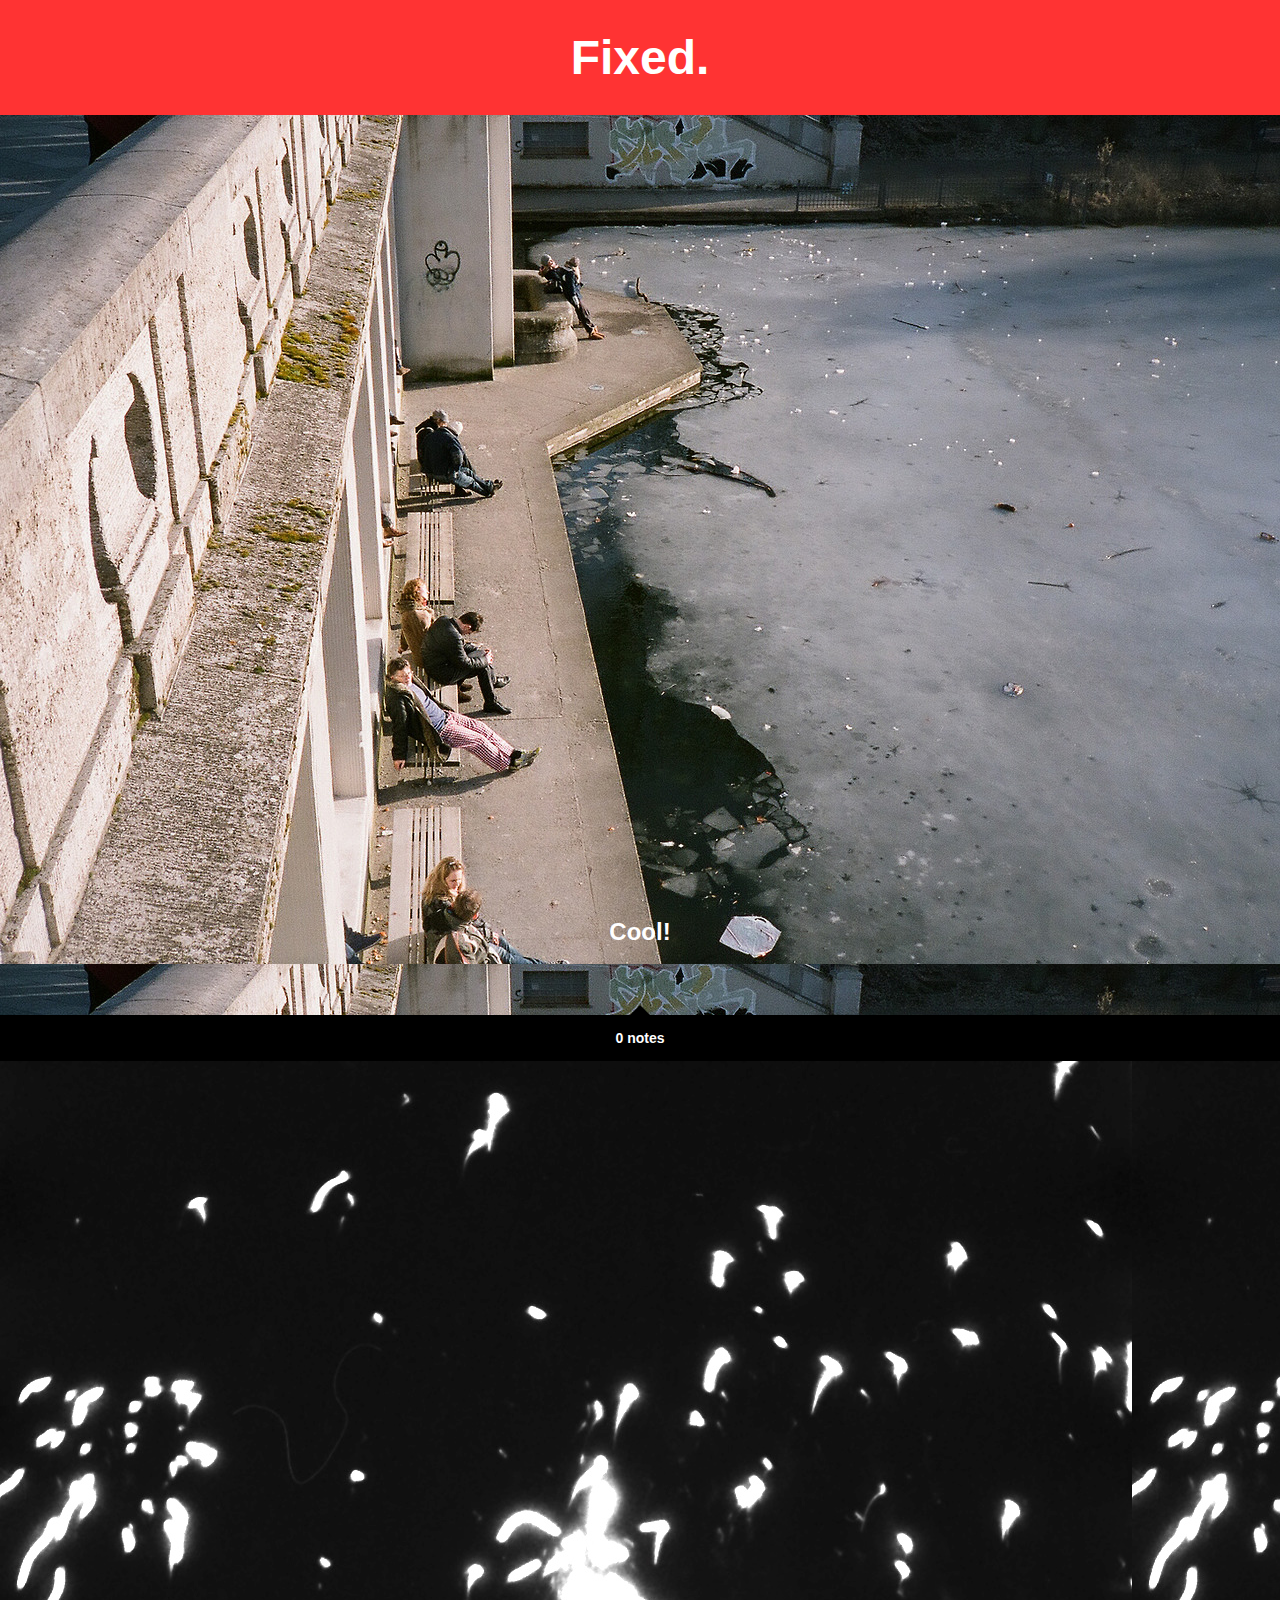
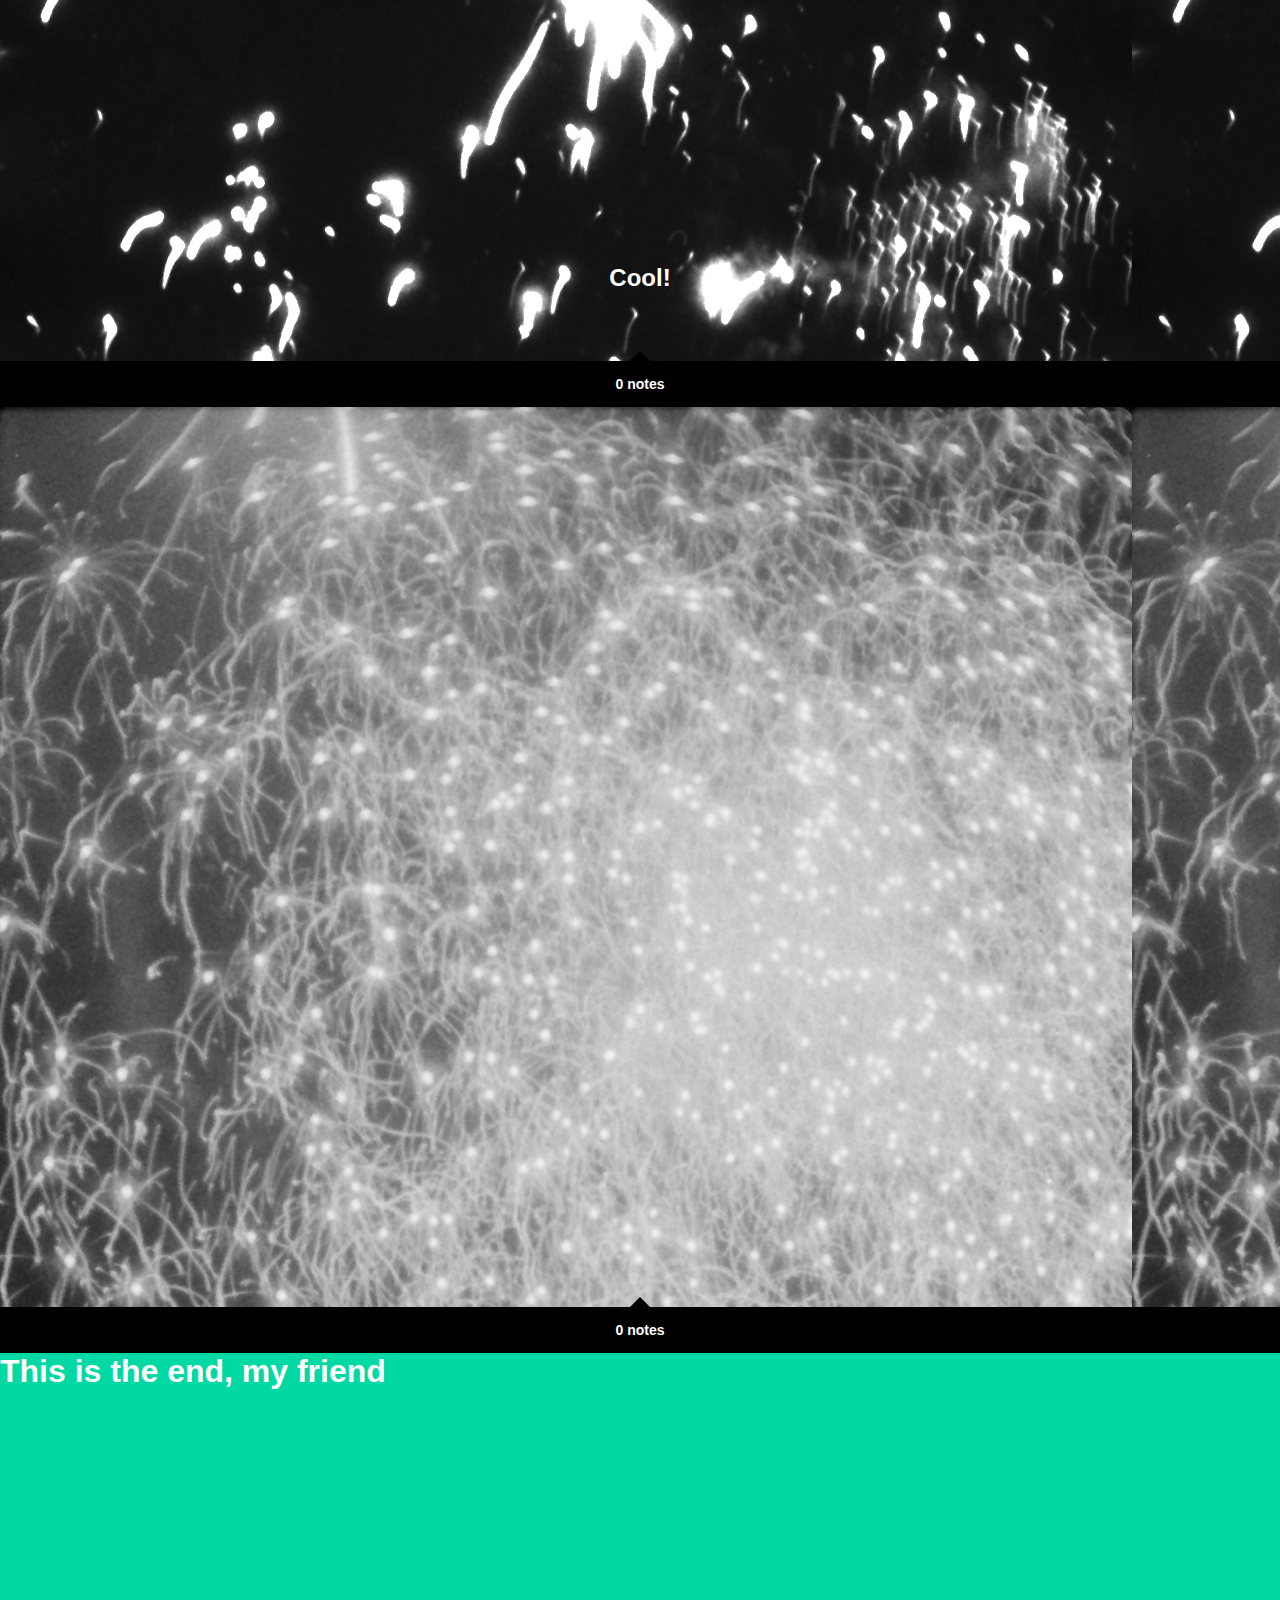
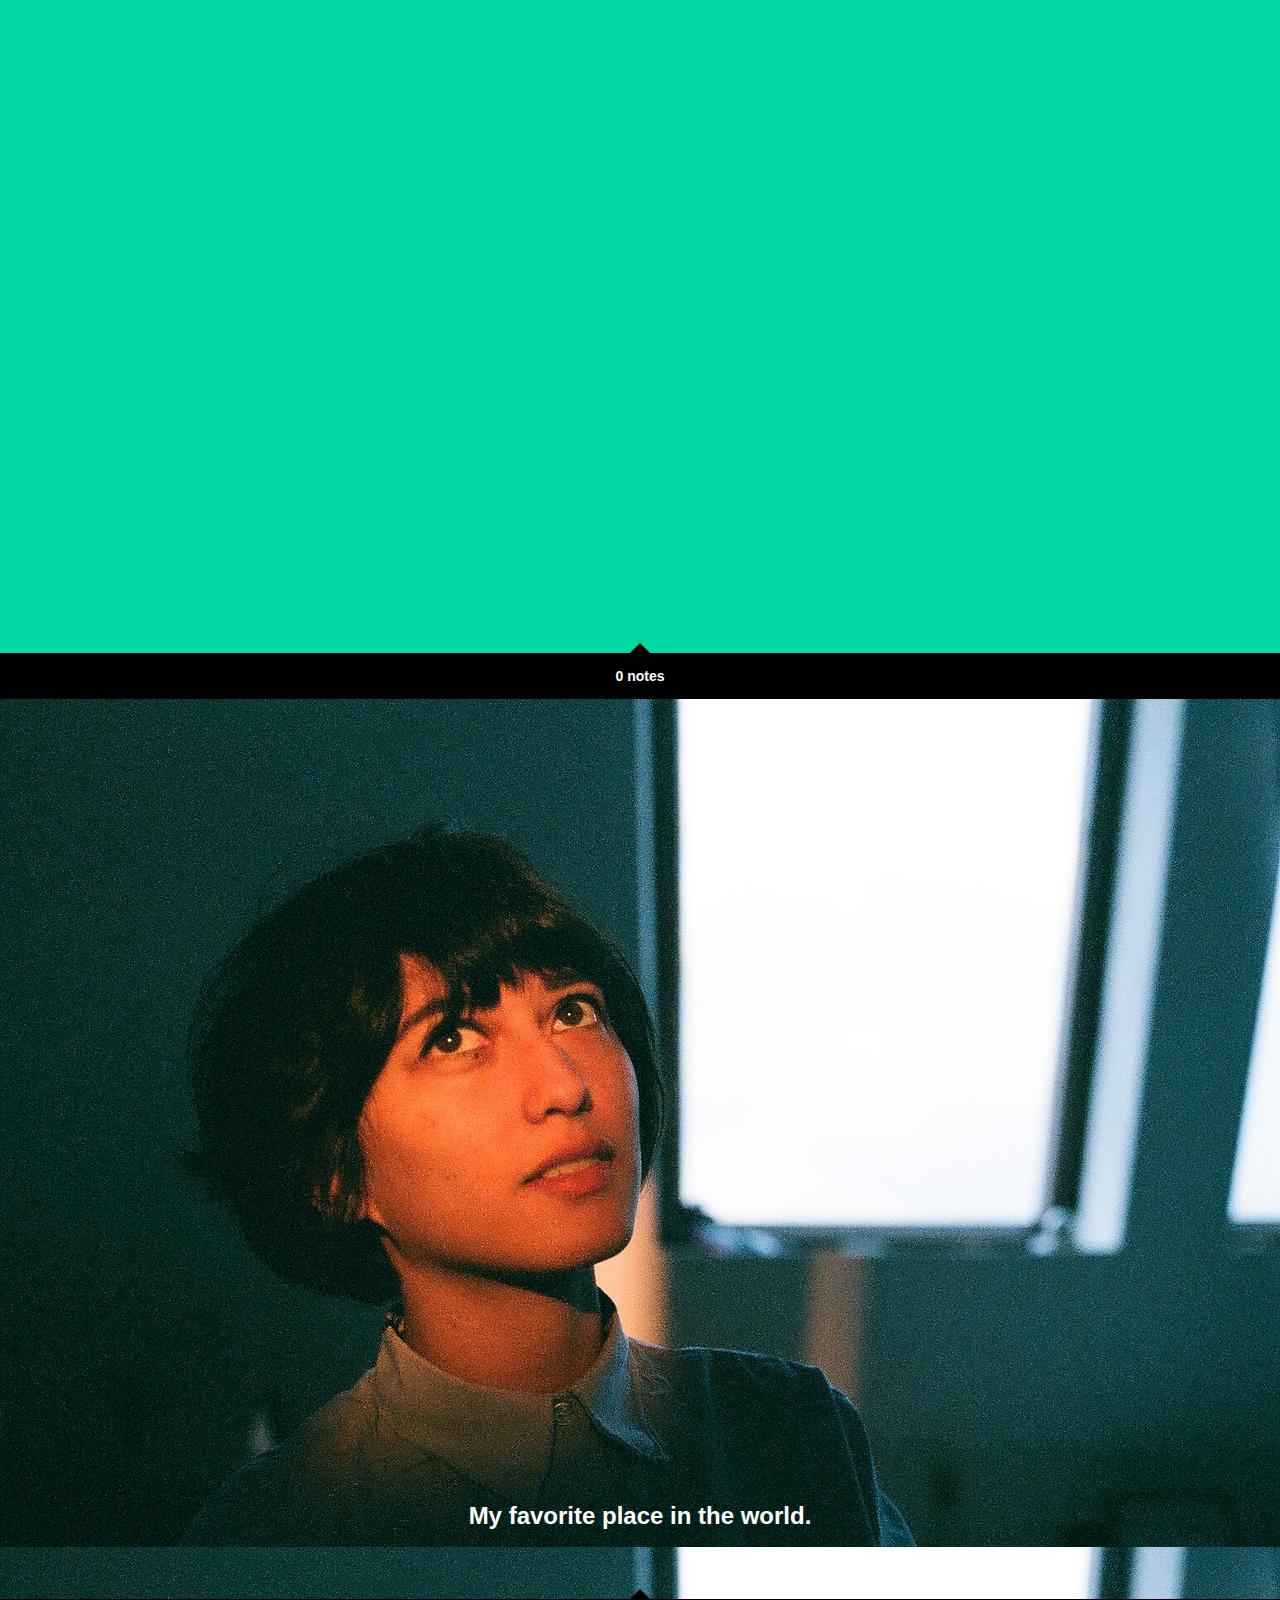
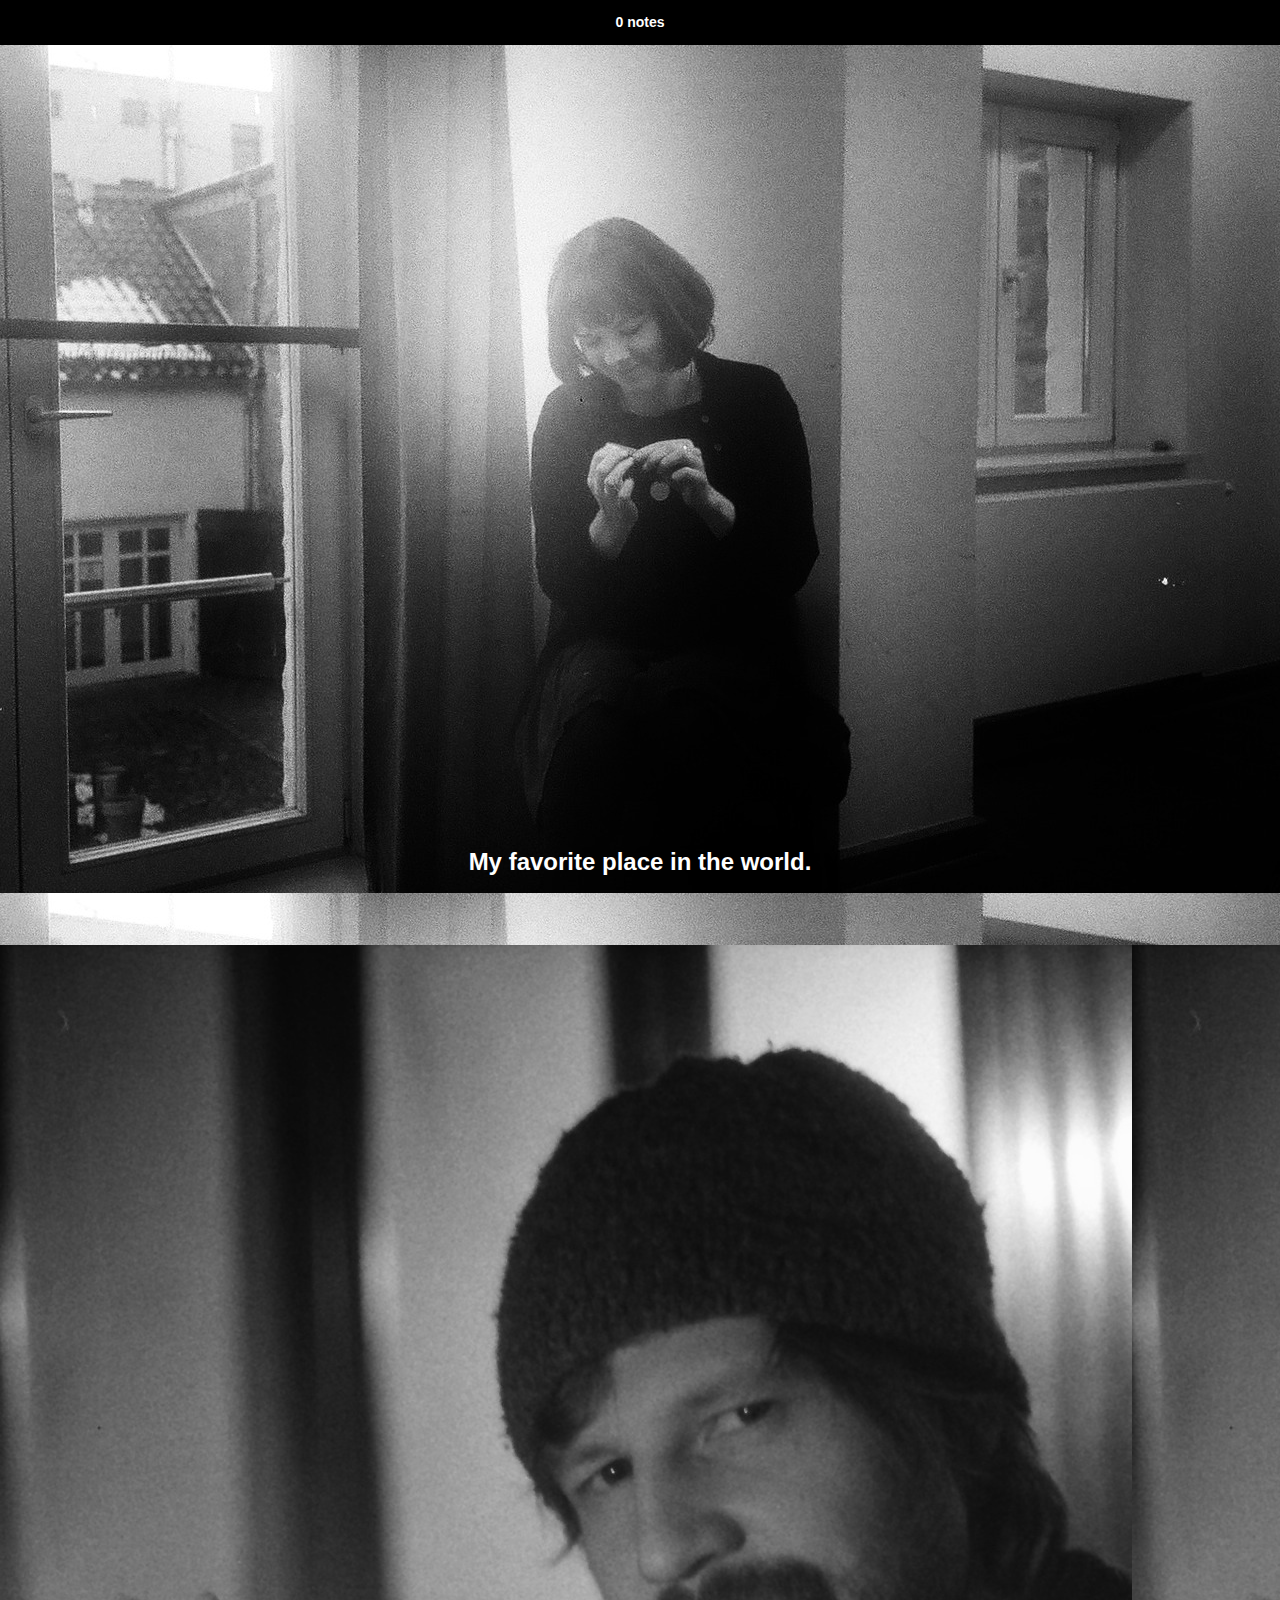
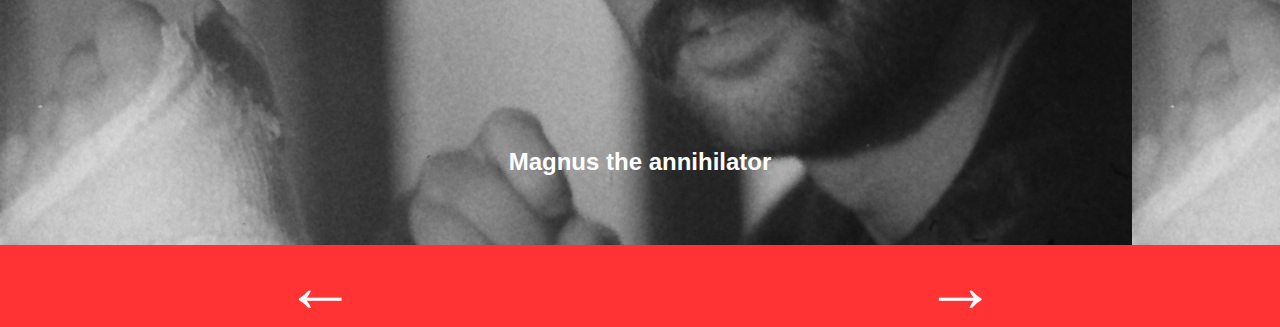
<file: index.html>
<!DOCTYPE html>
<html class="no-js">
    <head>
        <meta charset="utf-8">
        <title></title>
        <meta name="description" content="">
        <meta name="viewport" content="width=device-width">

        <link rel="stylesheet" href="css/normalize.min.css">
        <link rel="stylesheet" href="css/screen.css">

        <!--[if lt IE 9]>
            <script src="//html5shiv.googlecode.com/svn/trunk/html5.js"></script>
            <script>window.html5 || document.write('<script src="js/vendor/html5shiv.js"><\/script>')</script>
        <![endif]-->
    </head>
    <body>

        <div class="container">
            <div class="title">
                <h1>Fixed.</h1>
            </div>
            <div class="post" style="background-image:url(img/tumblr_mkp9zgyd4D1qldtg6o1_1280.jpg)">
                <p class="caption">Cool!</p>
                <div class="arrow-up"></div>
            </div>
            <div class="meta">
                0 notes
            </div>
            <div class="post" style="background-image:url(img/tumblr_mkcbp5AXWb1s00c0uo1_1280.jpg)">
                <p class="caption">Cool!</p>
                <div class="arrow-up"></div>
            </div>
            <div class="meta">
                0 notes
            </div>
            <div class="post" style="background-image:url(img/tumblr_mkcbpzRkXV1s00c0uo1_1280.jpg)">
                <p class="caption"></p>
                <div class="arrow-up"></div>
            </div>
            <div class="meta">
                0 notes
            </div>
            <div class="post quote">
                <blockquote>
                    This is the end, my friend
                </blockquote>
                <div class="arrow-up"></div>
            </div>
            <div class="meta">
                0 notes
            </div>
            <div class="post" style="background-image:url(img/tumblr_mkpaopRHPK1qldtg6o1_1280.jpg)">
                <p class="caption">My favorite place in the world.</p>
                <div class="arrow-up"></div>
            </div>
            <div class="meta">
                0 notes
            </div>
            <div class="post" style="background-image:url(img/tumblr_mkye0ye0gp1s00c0uo1_1280.jpg)">
                <p class="caption">My favorite place in the world.</p>
            </div>
            <div class="post" style="background-image:url(img/tumblr_mkcciqPUkv1s00c0uo1_1280.jpg)">
                <p class="caption">Magnus the annihilator</p>
            </div>
            <nav>
                <a href="#" class="back">
                    <span class="arrow">&larr;</span>
                </a><a href="#" class="forward">
                    <span class="arrow">&rarr;</span>
                </a>
            </nav>
        </div>


        <script src="//ajax.googleapis.com/ajax/libs/jquery/1.9.1/jquery.min.js"></script>
        <script>window.jQuery || document.write('<script src="js/vendor/jquery-1.9.1.min.js"><\/script>')</script>

        <script src="js/main.js"></script>
    </body>
</html>
</file>
<file: css/screen.css>
@font-face {
  font-family: 'icomoon';
  src:url('../fonts/icomoon.eot');
  src:url('../fonts/icomoon.eot?#iefix') format('embedded-opentype'),
    url('../fonts/icomoon.woff') format('woff'),
    url('../fonts/icomoon.ttf') format('truetype'),
    url('../fonts/icomoon.svg#icomoon') format('svg');
  font-weight: normal;
  font-style: normal;
}

body, html {
  background-color: black;
  width: 100%;
  height: 100%;
}

.clear {
  display: block;
  width: 0;
  height: 0;
  font-size: 0;
  line-height: 0;
  clear: both;
  float: none;
}

.container {
  width: auto;
  height: auto;
}

.post {
  width: 100%;
  height: 480px;
  margin: 0 auto;
  position: relative;
}

.post-bg {
  width: 100%;
  height: 100%;
  background-position: center center;
  background-repeat: no-repeat;
  background-attachment: scroll;
  background-size: cover;
  position: relative;
}

.title {
  background: #FF3333;
  color: white;
  text-align: center;
  height: auto;
  padding: 30px 0;
  font-weight: bold;
  position: relative;
}

.title h1 {
  margin: 0;
  font-size: 48px;
}

.title.index-title h1 {
  font-size: 64px;
}

.title h2 {
  margin: 0 auto;
  margin-top: 10px;
  font-size: 20px;
  font-weight: normal;
  color: white;
}

.title.index-title h2 {
  font-size: 24px;
}

.title a {
  color: #FFF;
  text-decoration: none;
}

.title a:hover {
  text-decoration: underline;
}

a {
  color: #FFF;
  text-decoration: underline;
}

.arrow-up {
  margin: 0 auto;
  width: 0; 
  height: 0; 
  border-left: 11px solid transparent;
  border-right: 11px solid transparent;
  border-bottom: 11px solid #000;
  position: absolute;
  left: 50%;
  margin-left: -11px;
  bottom: -1px;
}

.meta {
  background: #000;
  color: white;
  text-align: center;
  font-size: 14px;
  font-weight: bold;
  padding: 15px;
}

.meta a {
  text-decoration: none;
}

.meta a:hover {
  text-decoration: underline;
}

.meta ul {
  margin: 0;
  padding: 0;
}

.meta li {
  display: inline-block;
  padding: 0 5px;
}

.caption {
  font-size: 24px;
  margin-right: 10%;
  font-weight: bold;
  color: #FFF;
  position: absolute;
  bottom: 5%;
  width: 100%;
  display: inline-block;
  text-align: center;
}

.caption p, .caption blockquote {
  margin: 0;
}

.caption span {
  display: inline-block;
  padding: 15px 20px;
  background: rgba(0,0,0,0.5);
}

.post {
  background-color: #00D9A3;
}

nav {
  background: #333;
  color: #FFF;
  font-size: 72px;
  position: relative;
  width: 100%;
}

nav a  {
  color: white;
  text-decoration: none;
  text-align: center;
}


nav a:hover {
  background-color: #FF5153;
}

.back, .forward {
  float: left;
  width: 50%;
  background: #FF3333;
}

.forward {
  float: right;
}

/* ==========================================================================
   Text / Chat Posts
   ========================================================================== */

.text, .chat {
  background: #0BA5E6;
  height: auto;
  padding: 150px 0 160px;
}

.text-block {
  font-size: 16px;
  line-height: 1.5em;
  width: 50%;
  margin: 0 auto;
  min-width: 300px;
  position: relative;
  color: white;
}

.text-block a {
  color: black;
}

.conversation {
  margin: 0 auto;
  padding: 0;
  width: 50%;
  min-width: 300px;
  position: relative;
  top: 20%;
  list-style: none;
}

.conversation li {
  padding: 20px;
  color: #FFF;
  background: rgba(0,0,0,0.75);
}

.conversation li.odd {
  background: rgba(255,255,255,0.75);
  color: black;
}

/* ==========================================================================
   Photo Posts
   ========================================================================== */


.photo.post-bg {
  background-color: #00B2AC;
}

article.photoset:last-child {
  display: none;
}

.photo a, .panorama a {
  display: block;
  width: 100%;
  height: 100%;
}

/* ==========================================================================
   Link / Quote Posts
   ========================================================================== */


.link h3 {
  margin: 0 auto;
  position: relative;
  top: 40%;
  font-size: 32px;
  text-align: center;
  color: #FFF;
}

.link h3 a {
  text-decoration: none;
}

.link h3 a:hover {
  text-decoration: underline;
}


.quote .quote-text {
  text-align: center;
  position: relative;
  top: 35%;
  margin: 0 5%;
}

.quote blockquote {
  margin: 0;
  font-size: 32px;
  font-weight: bold;
  color: white;
}

.quote .source {
  color: #FFF;
  opacity: 0.75;
  font-size: 20px;
  font-weight: bold;
}

.quote .source a {
  color: white;
  text-decoration: underline;
}

/* ==========================================================================
   Audio / Video Posts
   ========================================================================== */

.audio_player {
  width: 200px;
  margin: 0 auto;
  height: 100px;
}

.tumblr_audio_player {
  width: 200px;
  height: 100px;
  position: relative;
  top: 100px;
  opacity: 0.9;
}


.video.post-bg, .audio.post-bg {
  background-color: #0CE8F0;
}

.audio.post-bg {
  background-repeat: repeat;
  background-size: auto;
}

.video iframe {
  display: block;
  width: 300px;
  height: 225px;
  min-width: 300px;
  margin: 0 auto;
  position: relative;
  top: 10%;
}

.video .spotify_audio_player {
  width: 300px;
  height: auto;
  position: relative;
  top: 20%;
}

.video .soundcloud_audio_player {
  width: 300px;
  height: auto;
  position: relative;
  top: 20%;
}

/* ==========================================================================
   Post Notes
   ========================================================================== */

.notes {
  padding: 0;
  margin: 0;
  background: #222;
}

.notes li {
  display: block;
  padding: 10px;
  text-align: center;
}

.notes li:nth-child(even) {
  background: #111;
}

.notes li .avatar_frame {
  display: inline-block;
  vertical-align: middle;
  padding-right: 10px;
}

.notes li .avatar_frame img {
  width: 32px;
  height: 32px;
}

.notes li .action {
  color: #ccc;
}

.notes li .action a {
  color: #fff;
  text-decoration: none;
}

.notes li .action a:hover {
  text-decoration: underline;
}

/* ==========================================================================
   Media Queries
   ========================================================================== */

@media only screen and (min-device-width: 1025px) {
  .container {
    width: 100%;
    height: 100%;
    max-width: 1500px;
  }

  .title.index-title {
    height: 50%;
    padding: 0;
  }

  .title h2 {
    margin-left: 50px;
    margin-right: 50px;
  }

  .title-text {
    position: relative;
    top: 30%;
    padding-bottom: 30px;
  }

  .post {
    width: 100%;
    min-height: 100%;
  }

  .post.inline {
    height: auto;
    min-height: auto;
  }

  .post-bg {
    background-size: cover;
    background-attachment: fixed;
  }

  .text-block {
    font-size: 20px;
    width: 600px;
  }


  .audio_player {
    width: 20%;
    margin: 0 auto;
    height: 100%;
  }

  .tumblr_audio_player {
    width: 100%;
    height: 20%;
    position: relative;
    top: 40%;
  }

  .video iframe {
    display: block;
    width: 100%;
    height: 100%;
    margin: 0 auto;
    position: relative;
    top: 0;
  }

  .video .spotify_audio_player {
    width: 426px;
    height: 70%;
    top: 10%;
  }

  .video .soundcloud_audio_player {
    width: 80%;
    height: 165px;
    top: 40%;
  }  
}

@media print,
       (-o-min-device-pixel-ratio: 5/4),
       (-webkit-min-device-pixel-ratio: 1.25),
       (min-resolution: 120dpi) {

}

/* ==========================================================================
   Font Icons
   ========================================================================== */


/* Use the following CSS code if you want to have a class per icon */
/*
Instead of a list of all class selectors,
you can use the generic selector below, but it's slower:
[class*="icon-"] {
*/
.icon-heart, .icon-bubble, .icon-link {
  font-family: 'icomoon';
  speak: none;
  line-height: 1;
}
.icon-heart:before, .icon-bubble:before, .icon-link:before {
  font-style: normal;
  font-weight: normal;
  font-variant: normal;
  text-transform: none;
  -webkit-font-smoothing: antialiased;
}
.icon-heart:before {
  content: "\e003";
}
.icon-bubble:before {
  content: "\e004";
}
.icon-link:before {
  content: "\e000";
}
</file>
